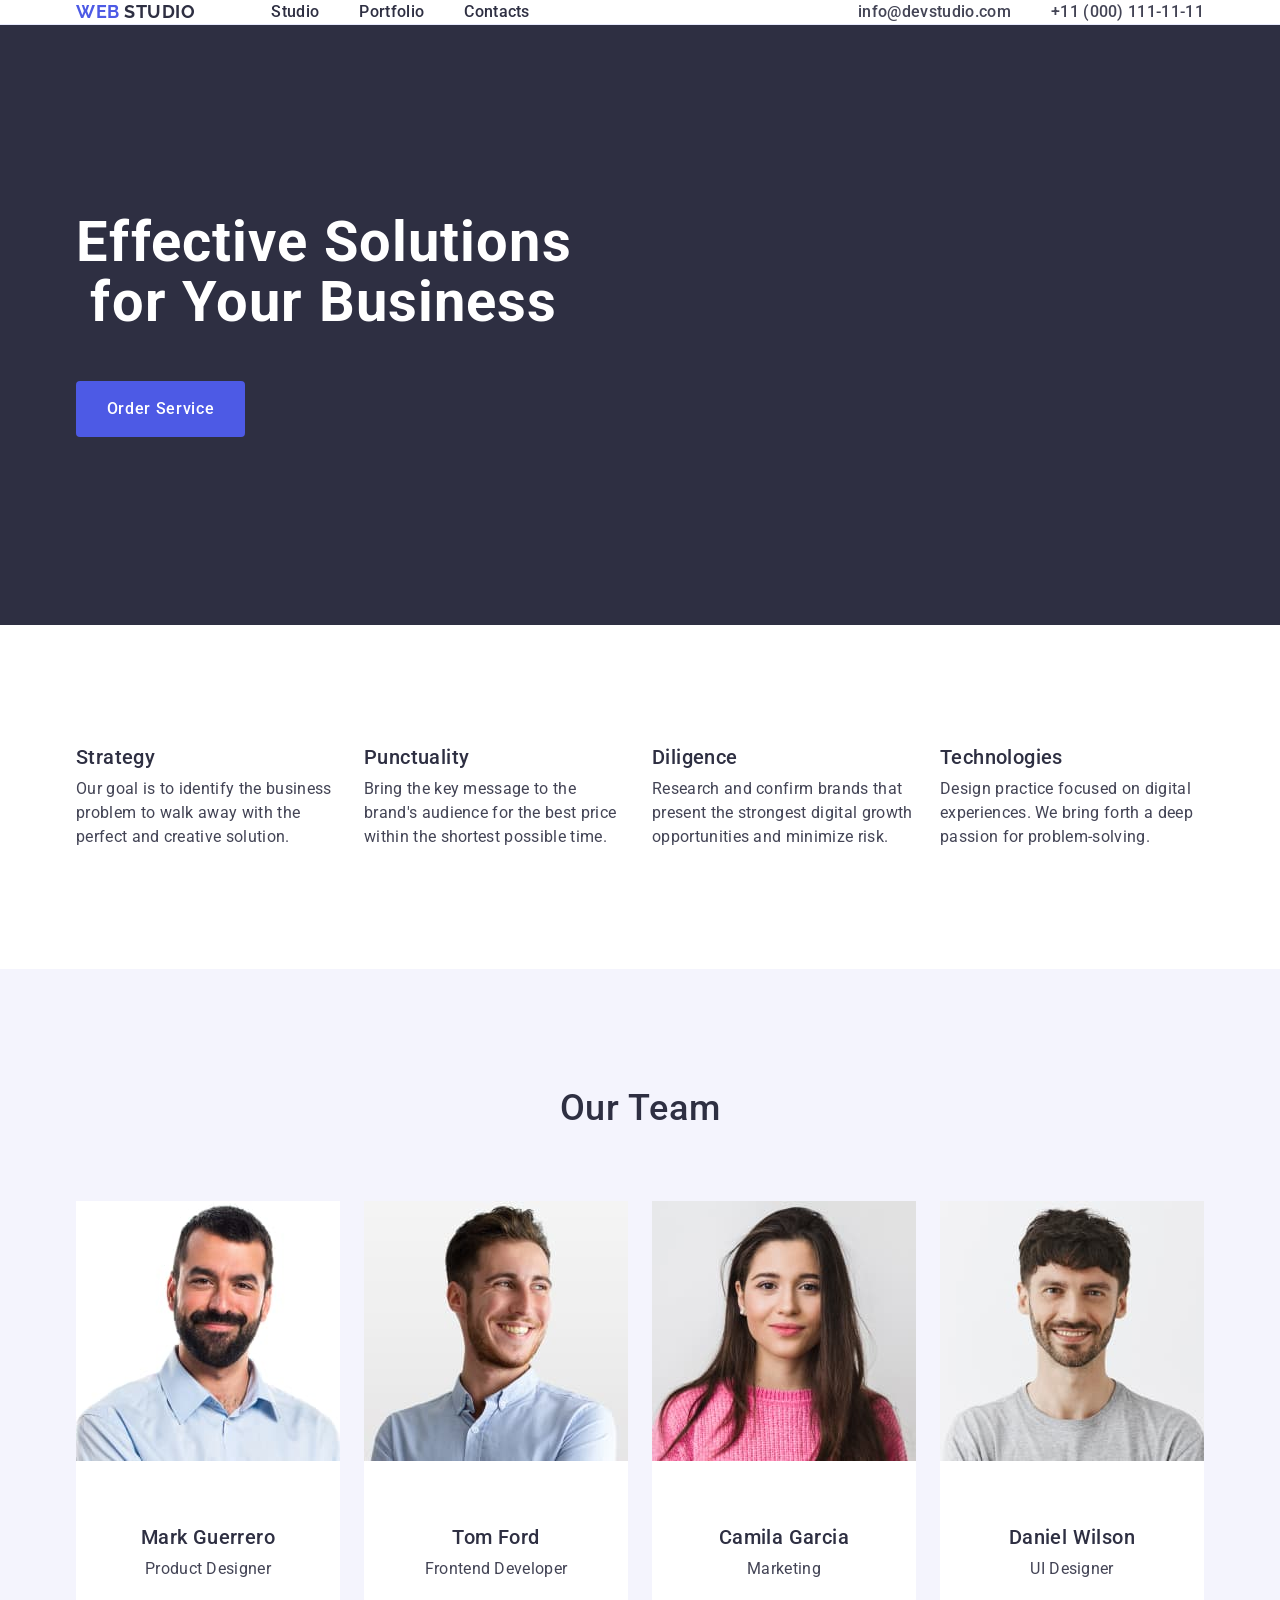
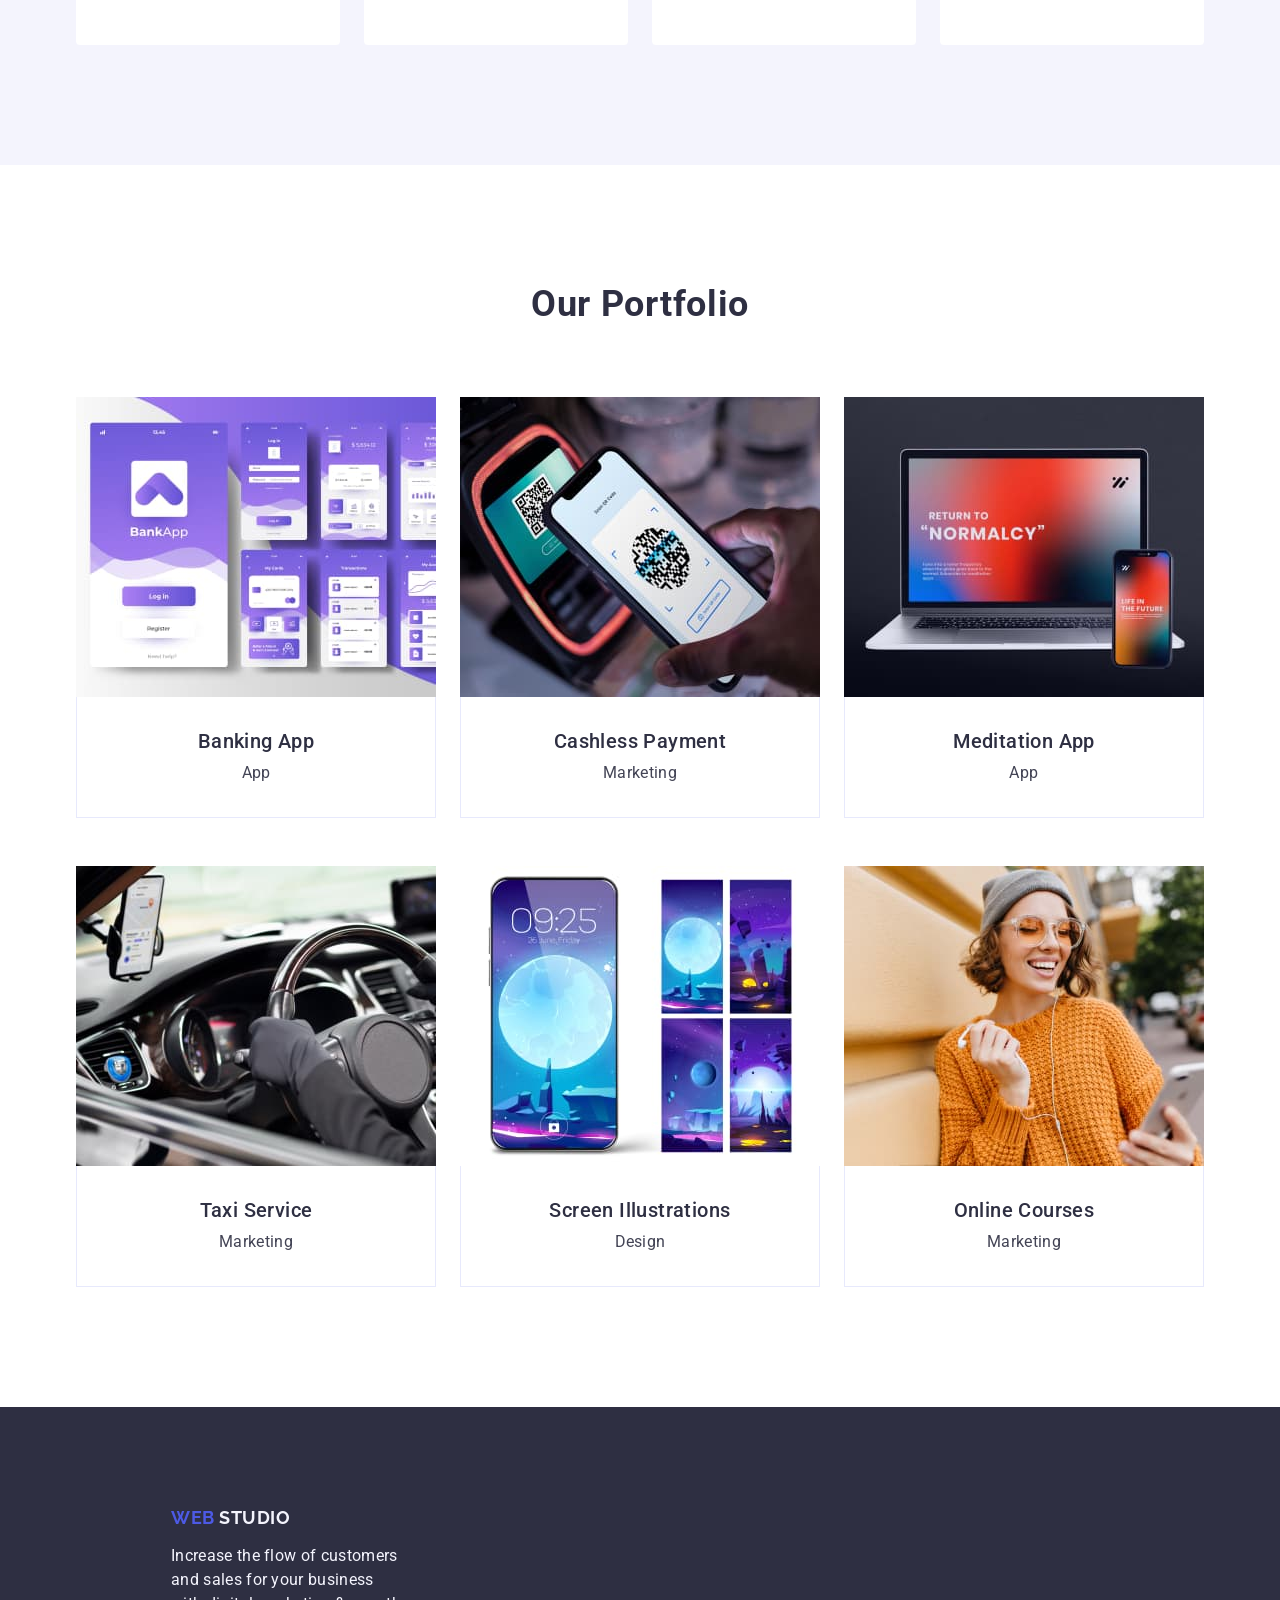
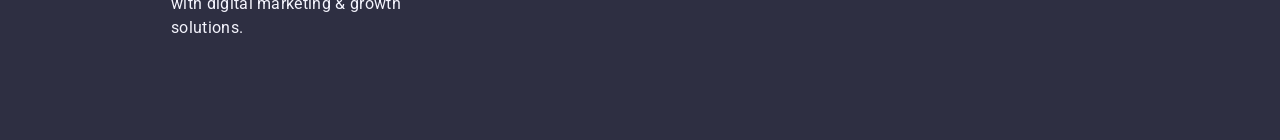
<file: index.html>
<!DOCTYPE html>
<html lang="en">
<head>
    <meta charset="UTF-8">
    <meta name="viewport" content="width=device-width, initial-scale=1.0">
    <title>Document</title>
    <link rel="preconnect" href="https://fonts.googleapis.com">
    <link rel="preconnect" href="https://fonts.gstatic.com" crossorigin>
    <link href="https://fonts.googleapis.com/css2?family=Montserrat:wght@400;700&family=Raleway:wght@700&family=Roboto:wght@400;500;700;900&display=swap" 
    rel="stylesheet">
    <link rel="stylesheet" href="https://cdnjs.cloudflare.com/ajax/libs/modern-normalize/2.0.0/modern-normalize.min.css">
    <link rel="stylesheet" href="./css/styles.css">
</head>
<body>
    <header class="header-box">
        <div class="container header-container">
            <nav class="navigation">
                <a href="" class="web">web <span class="studio">Studio</span></a>
                <ul class="nav-list">
                    <li ><a href="./index.html" class="nav-item">Studio</a></li>
                    <li><a href="" class="nav-item">Portfolio</a></li>
                    <li><a href="" class="nav-item">Contacts</a></li>
                </ul>
            </nav>
            <address class="adress">
                <ul class="adress-list">
                    <li><a href="mailto:info@devstudio.com" class="adress-item">info@devstudio.com</a></li>
                    <li><a href="tel:+110001111111" class="adress-item">+11 (000) 111-11-11</a></li>
                </ul>
            </address>
        </div>

    </header>
    <main>
        <section  class="main-page">
            <div class="container">
                <h1 class="hero">Effective Solutions for Your Business</h1>
                <button type="button" class="main-button">Order Service</button>
            </div>

        </section>
        <section class="section">
            <div class="container">
                <h2 class="description visually-hidden">Description</h2>
                <ul class="descr-list">
                    <li class="descr-item">
                        <h3 class="descr">Strategy</h3>
                        <p class="descr-text">Our goal is to identify the business problem to walk away with the perfect and creative solution. </p>
                    </li>
                    <li class="descr-item">
                        <h3 class="descr">Punctuality</h3> 
                        <p class="descr-text">Bring the key message to the brand's audience for the best price within the shortest possible time.</p>
                    </li>
                    <li class="descr-item">
                        <h3 class="descr">Diligence</h3>
                        <p class="descr-text">Research and confirm brands that present the strongest digital growth opportunities and minimize risk.</p>
                    </li>
                    <li class="descr-item">
                        <h3 class="descr">Technologies</h3>
                        <p class="descr-text">Design practice focused on digital experiences. We bring forth a deep passion for problem-solving.</p>
                    </li>
                </ul>
            </div>

        </section>
        <section class="team section">
            <div class="container">
                <h2 class="about-team">Our Team</h2>
                <ul class="people-list">
                    <li class="people-back">
                        <img src="./images/markguerrero.jpg" alt="Mark" width="264">
                        <div class="people-container">
                            <h3 class="people-name">Mark Guerrero</h3>
                            <p class="people-work">Product Designer</p>
                        </div>
                    </li>
                    <li class="people-back">
                        <img src="./images/tomford.jpg" alt="Tom" width="264">
                        <div class="people-container">
                            <h3 class="people-name">Tom Ford</h3>
                            <p class="people-work">Frontend Developer</p>
                        </div>

                    </li>
                    <li class="people-back">
                        <img src="./images/camilagarcia.jpg" alt="Camila" width="264">
                        <div class="people-container">
                            <h3 class="people-name">Camila Garcia</h3>
                            <p class="people-work">Marketing</p>
                        </div>

                    </li>
                    <li class="people-back">
                        <img src="./images/danielwilson.jpg" alt="Daniel" width="264">
                        <div class="people-container">
                            <h3 class="people-name">Daniel Wilson</h3>
                            <p class="people-work">UI Designer</p>
                        </div>

                    </li>
                </ul>
            </div>

        </section>
        <section class="section">
            <div class="container">
                <h2 class="our-port">Our Portfolio</h2>
                <ul class="card-list">
                    <li class="port-cards">
                        <img src="./images/bankingapp.jpg" alt="Banking App" width="360">
                        <div class="portfolio-container">
                            <h3 class="name-img">Banking App</h3>
                            <p class="descr-cards">App</p>
                        </div>

                    </li>
                    <li class="port-cards">
                        <img src="./images/cashlesspayment.jpg" alt="Cashless Payment" width="360">
                        <div class="portfolio-container">
                            <h3 class="name-img">Cashless Payment</h3>
                            <p class="descr-cards">Marketing</p>
                        </div>

                    </li>
                    <li class="port-cards">
                        <img src="./images/meditationapp.jpg" alt="Meditation App" width="360">
                        <div class="portfolio-container">
                            <h3 class="name-img">Meditation App</h3>
                            <p class="descr-cards">App</p>
                        </div>

                    </li>
                    <li class="port-cards">
                        <img src="./images/taxiservice.jpg" alt="Taxi Service" width="360">
                        <div class="portfolio-container">
                            <h3 class="name-img">Taxi Service</h3>
                            <p class="descr-cards">Marketing</p>
                        </div>

                    </li>
                    <li class="port-cards">
                        <img src="./images/screenillustrations.jpg" alt="Screen Illustrations" width="360">
                        <div class="portfolio-container">
                            <h3 class="name-img">Screen Illustrations</h3>
                            <p class="descr-cards">Design</p>
                        </div>

                    </li>
                    <li class="port-cards">
                        <img src="./images/onlinecourses.jpg" alt="Online Course" width="360">
                        <div class="portfolio-container">
                            <h3 class="name-img">Online Courses</h3>
                            <p class="descr-cards">Marketing</p>
                        </div>

                    </li>
                </ul>
            </div>

        </section>
    </main>
    <footer class="back-foot">
        <div class="container foot-container">
            <a href="" class="web-foot">web <span class="studio-foot">Studio</span></a>
            <p class="descr-foot">Increase the flow of customers and sales for your business with digital marketing & growth solutions.</p>    
        </div>
 
    </footer>
    
</body>
</html>
</file>
<file: css/styles.css>
body {
    font-family: "Roboto", sans-serif;
    color:#434455 ;
    background-color:#ffffff;
}

h1,h2,h3,h4,h5,h6,p {
    margin-top: 0;
    margin-bottom: 0;
}

ul,ol {
    margin-top: 0;
    margin-bottom: 0;
    padding-left: 0;
}

img {
    display: block;
}

a {
    text-decoration: none;
    color: inherit;
}

li {
    list-style-type: none;
}

.container {
    width: 1158px;
    margin-left: auto;
    margin-right: auto;
    padding: 0 15px 0 15px;
}

.header-box {
    border-bottom: 1px solid #e7e9fc;
}

.header-container {
    display: flex;
    padding: 0 15px
}

.navigation {
    display: flex;
    align-items: center;
}


.nav-list {
    display: flex;
    gap: 40px;
}

.web {
    font-family: 'Raleway' , sans-serif;
    font-weight: 700;
    font-size: 18px;
    line-height: 1.17;
    text-decoration: none;
    color: #4d5ae5;
    letter-spacing: 0.03em;
    text-transform: uppercase;
    margin-right: 76px;
}

.studio {
    font-family: 'Raleway' , sans-serif;
    font-weight: 700;
    font-size: 18px;
    line-height: 1.17;
    text-decoration: none;
    color: #2e2f42;
    letter-spacing: 0.03em;
    text-transform: uppercase;
}

.studio-link {
    color: #2E2F42;
}

.nav-item {
    font-weight: 500;
    font-size: 16px;
    line-height: 1.5;
    letter-spacing: 0.02em;
    color: #2e2f42 ;
    padding: 24px 0;

}

.nav-item:focus {
    color: #404bbf ;
}

.nav-item:hover {
    color: #404bbf;
}

.adress {
    font-style: normal;
    display: flex;
    margin-left: auto;
}

.adress-list {
    display: flex;
    gap: 40px;
}

.adress-item{
    font-weight: 500;
    font-size: 16px;
    line-height: 1.5;
    letter-spacing: 0.02em;
    color: #434455  ;
}

.adress-item:focus {
    color: #404bbf ;
}

.adress-item:hover {
    color: #404bbf;
}


.mail{
    font-family: 'Roboto', sans-serif;
    font-weight: 400;
    font-size: 16px;
    line-height: 1.5;
    text-decoration: none;
    color: #434455;
}

.tel{
    font-family: 'Roboto', sans-serif;
    font-weight: 400;
    font-size: 16px;
    line-height: 1.5;
    text-decoration: none;
    color: #434455;
}

.hero {
    font-size: 56px;
    font-weight: 700;
    line-height: 1.07;
    letter-spacing: 0.02em;
    text-align: center;
    color: #ffffff;
    margin-bottom: 48px;
    max-width: 496px;
}

.main-page {
    background-color: #2e2f42;
    text-align: center;
    padding: 188px 0;
}

.main-button {
    font-family: "Roboto", sans-serif;
    background-color: #4D5AE5;
    font-weight: 500;
    font-size: 16px;
    line-height: 1.5;
    letter-spacing: 0.04em;
    color: #ffffff;
    cursor: pointer;
    display: block;
    min-width: 169px;
    height: 56px;
    border: none;
    border-radius: 4px;
}


.main-button:hover {
    background-color: #404BBF ;
}

.main-button:focus{
    background-color: #404BBF ;
}

.section {
    padding-top: 120px;
    padding-bottom: 120px;
}

.description {
    font-weight: 500;
    font-size: 20px
    line-height: 1.2;
    letter-spacing: 0.02em
    color : #2e2f42;
}

.visually-hidden {
    position: absolute;
    width: 1px;
    height: 1px;
    margin: -1px;
    border: 0;
    padding: 0;
    white-space: nowrap;
    clip-path: inset(100%);
    clip: rect(0 0 0 0);
    overflow: hidden;
  }

.descr-list {
    display: flex;
        gap: 24px;
}

.descr {
    font-weight: 500;
    font-size: 20px;
    line-height: 1.2;
    letter-spacing: 0.02em;
    color: #2E2F42;
    margin-bottom: 8px;
}

.descr-item {
    width: calc((100% - 72px) / 4)
}

.descr-text {
    font-weight: 400;
    font-size: 16px;
    line-height: 1.5;
    letter-spacing: 0.02em;
    color: #434455;
}

.team{
    background-color: #F4F4FD;
}

.about-team {
    font-weight: 500;
    font-size: 36px;
    line-height: 1.11;
    text-align: center;
    letter-spacing: 0.02em;
    text-transform: capitalize;
    color: #2e2f42;
    margin-bottom: 72px;
}

.people-list {
    display: flex;
    gap: 24px;

}

.people-back {
    background-color: #FFFFFF;
    width: calc((100% - 72px) / 4);
    border-radius: 0px 0px 4px 4px;
}

.people-container{
    padding: 32px 0;
}

.people-name {
    font-weight: 500;
    font-size: 20px;
    line-height: 1.2;
    letter-spacing: 0.02em;
    color: #2e2f42;
    margin-top: 32px;
    margin-bottom: 8px;

    text-align: center;
}

.people-work {
    font-weight: 400;
    font-size: 16px;
    line-height: 1.5;
    letter-spacing: 0.02em;
    color: #434455;
    padding-bottom: 32px;

    text-align: center;
}

.our-port {
    font-family: "Roboto";
    font-size: 36px;
    font-weight: 700;
    line-height: 40px;
    letter-spacing: 0.02em;
    text-align: center;
    line-height: 1.11;
    text-transform: capitalize;
    color: #2e2f42;
    margin-bottom: 72px;
}

.card-list {
    display: flex;
    column-gap: 24px;
    flex-wrap: wrap;
    row-gap: 48px;
}

.port-cards {
    border: 1px;
    width: calc((100% - 48px) / 3)

}

.portfolio-container {
    padding: 32px 16px;
    border: 1px solid #e7e9fc;
    border-top: none;
}

.name-img {
    font-family: "Roboto";
    font-size: 20px;
    font-weight: 500;
    line-height: 1.2;
    letter-spacing: 0.02em;
    color: #2e2f42;
    text-align: center;
    margin-bottom: 8px;
}

.descr-cards {
    font-family: "Roboto";
    font-size: 16px;
    font-weight: 400;
    line-height: 1.5;
    letter-spacing: 0.02em;
    color: #434455;
    text-align: center;

}

.foot-container {

    width: 264px;
    margin-left: 156px;
}

.web-foot {
    font-family: "Raleway", sans-serif;
    font-weight: 700;
    font-size: 18px;
    line-height: 1.17;
    letter-spacing: 0.03em;
    text-transform: uppercase;
    color: #4D5AE5;
    flex: none;
    display: inline-block;
    margin-bottom: 16px;
}

.studio-foot {
    font-family: "Raleway", sans-serif;
    font-weight: 700;
    font-size: 18px;
    line-height: 1.1;
    letter-spacing: 0.03em;
    text-transform: uppercase;
    color: #f4f4fd ;
    flex: none;
}

.back-foot {
    background-color: #2e2f42;
    padding: 100px 0
}

.descr-foot {
    font-weight: 400;
    font-size: 16px;
    line-height: 1.5;
    letter-spacing: 0.02em;
    color: #F4F4FD;
}
</file>
